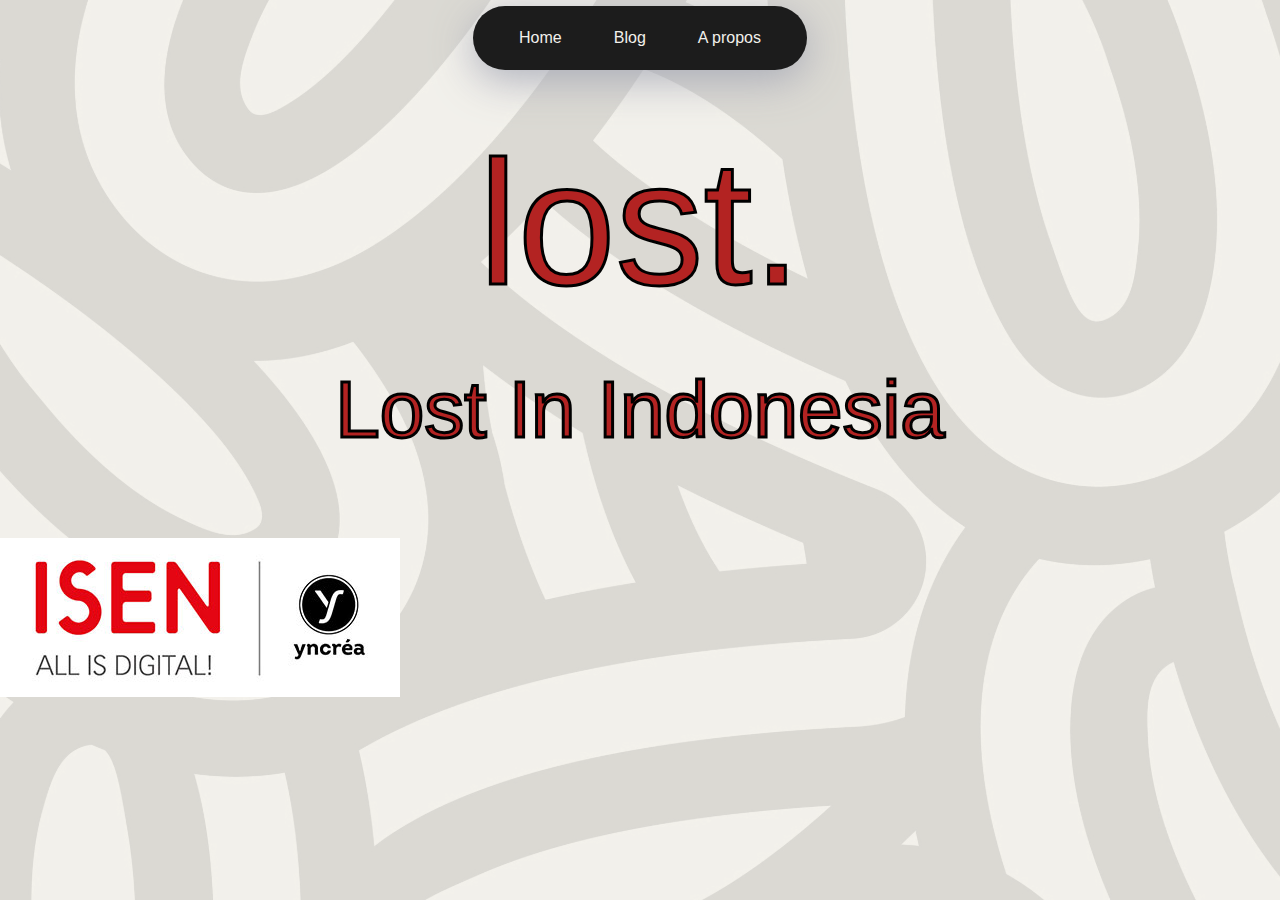
<file: index.html>
<!DOCTYPE html>
<html lang="en">
<head>
    <meta charset="UTF-8">
    <title>Title</title>

    <link rel="stylesheet" href="https://cdn.jsdelivr.net/npm/bootstrap@4.3.1/dist/css/bootstrap.min.css" integrity="sha384-ggOyR0iXCbMQv3Xipma34MD+dH/1fQ784/j6cY/iJTQUOhcWr7x9JvoRxT2MZw1T" crossorigin="anonymous">

    <link rel="stylesheet" href="CSS/nav.css"/>
    <link rel="stylesheet" href="CSS/index.css">

</head>
<body>
    <header style="margin-top: 0.5%">
        <nav>
            <a href="index.html" class="nav-item-css" style="text-decoration: none">Home</a>
            <a href="blog.html" class="nav-item-css" style="text-decoration: none">Blog</a>
            <a href="apropos.html" class="nav-item-css" style="text-decoration: none">A propos</a>
        </nav>
    </header>
    <div class="titre">
        <br><br>
        <h1> lost. </h1>
        <br>
        <h2> Lost In Indonesia </h2>
        <br><br><br>
        <img src="Images/site/yncrea.jpg">
    </div>
</body>
</html>
</file>
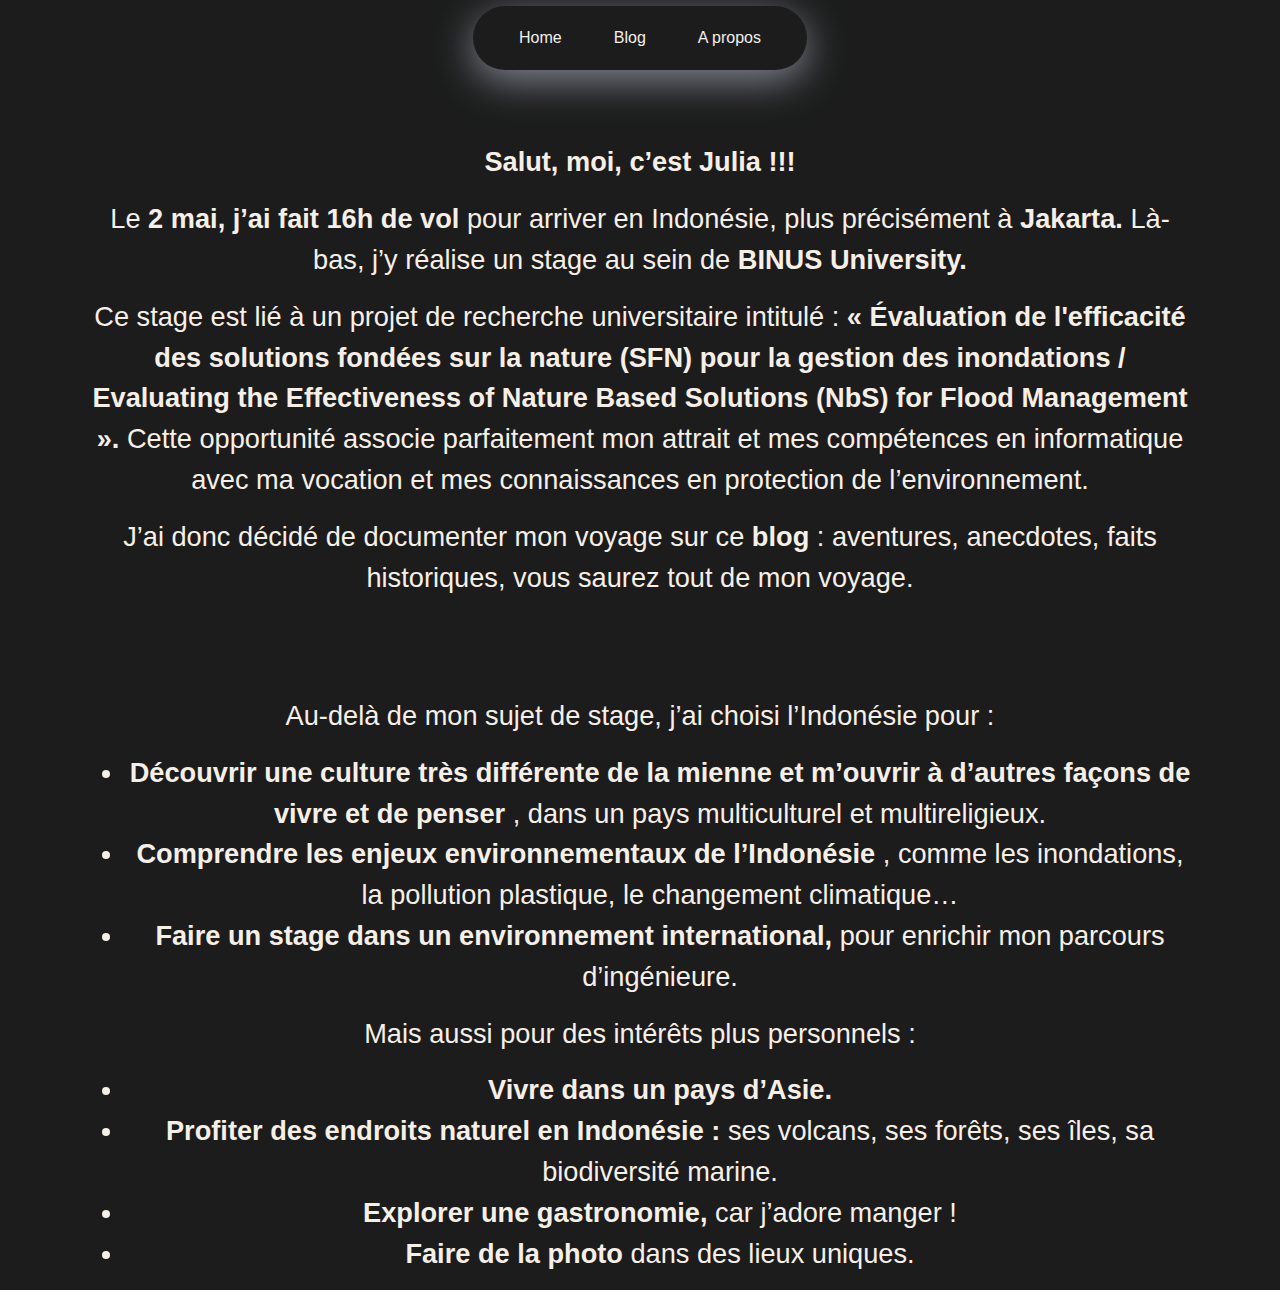
<file: apropos.html>
<!DOCTYPE html>
<html lang="en">
<head>
    <meta charset="UTF-8">
    <title>Title</title>

    <link rel="stylesheet" href="https://cdn.jsdelivr.net/npm/bootstrap@4.3.1/dist/css/bootstrap.min.css" integrity="sha384-ggOyR0iXCbMQv3Xipma34MD+dH/1fQ784/j6cY/iJTQUOhcWr7x9JvoRxT2MZw1T" crossorigin="anonymous">
    <link rel="stylesheet" href="CSS/nav.css">
    <link rel="stylesheet" href="CSS/apropos.css">

</head>
<body>
    <header style="margin-top: 0.5%">
        <nav>
            <a href="index.html" class="nav-item-css" style="text-decoration: none">Home</a>
            <a href="blog.html" class="nav-item-css" style="text-decoration: none">Blog</a>
            <a href="apropos.html" class="nav-item-css" style="text-decoration: none">A propos</a>
        </nav>
    </header>

    <br> <br> <br>

    <div class="container">
        <div class="text">
            <p>
                <strong> Salut, moi, c’est Julia !!! </strong>
            </p>
            <p>
                Le <strong> 2 mai, j’ai fait 16h de vol </strong> pour arriver en Indonésie, plus précisément à <strong> Jakarta. </strong>
                Là-bas, j’y réalise un stage au sein de <strong> BINUS University. </strong>
            </p>
            <p>
                Ce stage est lié à un projet de recherche universitaire intitulé :
                 <strong> « Évaluation de l'efficacité des solutions fondées sur la nature (SFN) pour la gestion des inondations
                     / Evaluating the Effectiveness of Nature Based Solutions (NbS) for Flood Management ». </strong>
                Cette opportunité associe parfaitement mon attrait et mes compétences en informatique
                avec ma vocation et mes connaissances en protection de l’environnement.
            </p>
            <p>
                J’ai donc décidé de documenter mon voyage sur ce <strong> blog </strong> :
                aventures, anecdotes, faits historiques, vous saurez tout de mon voyage.
            </p>


            <br> <br>


            <p>
                Au-delà de mon sujet de stage, j’ai choisi l’Indonésie pour :
            </p>
            <ul>
                <li>
                    <strong> Découvrir une culture très différente de la mienne et m’ouvrir à d’autres façons de vivre
                        et de penser </strong>, dans un pays multiculturel et multireligieux.
                </li>
                <li>
                    <strong> Comprendre les enjeux environnementaux de l’Indonésie </strong>, comme les inondations,
                    la pollution plastique, le changement climatique…
                </li>
                <li>
                    <strong> Faire un stage dans un environnement international, </strong>
                    pour enrichir mon parcours d’ingénieure.
                </li>
            </ul>
            <p>
                Mais aussi pour des intérêts plus personnels :
            </p>
            <ul>
                <li>
                    <strong> Vivre dans un pays d’Asie. </strong>
                </li>
                <li>
                    <strong> Profiter des endroits naturel en Indonésie : </strong>
                    ses volcans, ses forêts, ses îles, sa biodiversité marine.
                </li>
                <li>
                    <strong> Explorer une gastronomie, </strong> car j’adore manger !
                </li>
                <li>
                    <strong> Faire de la photo </strong> dans des lieux uniques.
                </li>
            </ul>

        </div>
    </div>

</body>
</html>
</file>
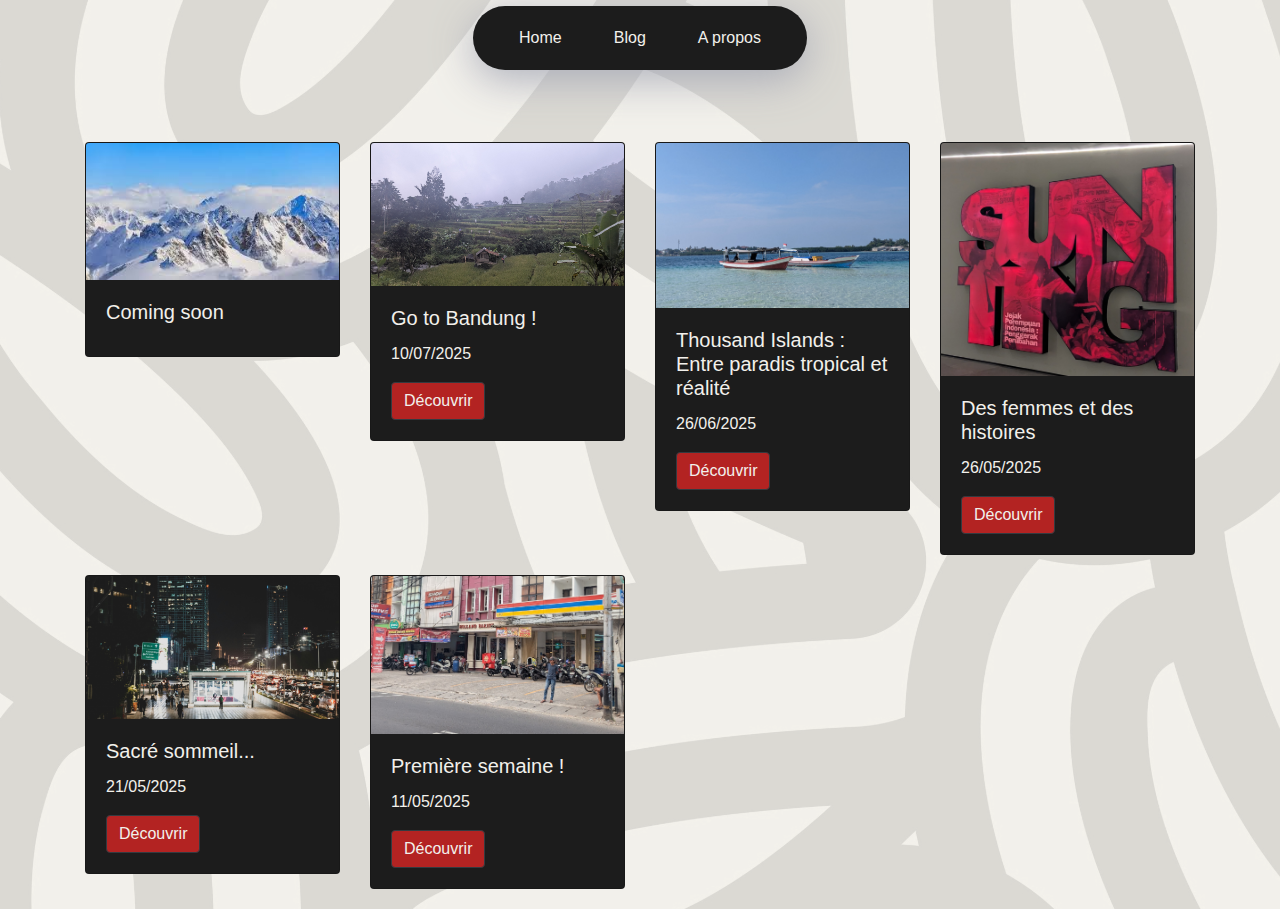
<file: blog.html>
<!DOCTYPE html>
<html lang="en">
<head>
    <meta charset="UTF-8">
    <title>Title</title>

    <link rel="stylesheet" href="https://cdn.jsdelivr.net/npm/bootstrap@4.3.1/dist/css/bootstrap.min.css" integrity="sha384-ggOyR0iXCbMQv3Xipma34MD+dH/1fQ784/j6cY/iJTQUOhcWr7x9JvoRxT2MZw1T" crossorigin="anonymous">
    <link rel="stylesheet" href="CSS/nav.css">
    <link rel="stylesheet" href="CSS/blog.css">

</head>
<body>
    <header style="margin-top: 0.5%">
        <nav>
            <a href="index.html" class="nav-item-css" style="text-decoration: none">Home</a>
            <a href="blog.html" class="nav-item-css" style="text-decoration: none">Blog</a>
            <a href="apropos.html" class="nav-item-css" style="text-decoration: none">A propos</a>
        </nav>
    </header>

    <br><br><br>

    <div class="container">
    <div class="row">

        <!-- Carte 0 -->
        <div class="col-md-6 col-lg-4 col-xl-3">
            <div class="card">
                <img class="card-img-top" src="Images/Couverture/img.png" alt="Image carte 2">
                <div class="card-body">
                    <h5 class="card-title">Coming soon</h5>
                </div>
            </div>
        </div>

        <!-- Carte 5 -->
        <div class="col-md-6 col-lg-4 col-xl-3">
            <div class="card">
                <img class="card-img-top" src="Images/Couverture/numero5.jpg" alt="Image carte 1">
                <div class="card-body">
                    <h5 class="card-title">Go to Bandung ! </h5>
                    <p class="card-text">10/07/2025</p>
                    <a href="Articles/numero5.html" class="btn btn-dark" style="background-color: #b32322; color: #f2f0eb">Découvrir</a>
                </div>
            </div>
        </div>

        <!-- Carte 4 -->
        <div class="col-md-6 col-lg-4 col-xl-3">
            <div class="card">
                <img class="card-img-top" src="Images/Couverture/numero4.jpg" alt="Image carte 1">
                <div class="card-body">
                    <h5 class="card-title">Thousand Islands : Entre paradis tropical et réalité</h5>
                    <p class="card-text">26/06/2025</p>
                    <a href="Articles/numero4.html" class="btn btn-dark" style="background-color: #b32322; color: #f2f0eb">Découvrir</a>
                </div>
            </div>
        </div>

        <!-- Carte 3 -->
        <div class="col-md-6 col-lg-4 col-xl-3">
            <div class="card">
                <img class="card-img-top" src="Images/Couverture/numero3.jpg" alt="Image carte 1">
                <div class="card-body">
                    <h5 class="card-title">Des femmes et des histoires</h5>
                    <p class="card-text">26/05/2025</p>
                    <a href="Articles/numero3.html" class="btn btn-dark" style="background-color: #b32322; color: #f2f0eb">Découvrir</a>
                </div>
            </div>
        </div>

        <!-- Carte 2 -->
        <div class="col-md-6 col-lg-4 col-xl-3">
            <div class="card">
                <img class="card-img-top" src="Images/Couverture/numero2.jpg" alt="Image carte 1">
                <div class="card-body">
                    <h5 class="card-title">Sacré sommeil...</h5>
                    <p class="card-text">21/05/2025</p>
                    <a href="Articles/numero2.html" class="btn btn-dark" style="background-color: #b32322; color: #f2f0eb">Découvrir</a>
                </div>
            </div>
        </div>

        <!-- Carte 1 -->
        <div class="col-md-6 col-lg-4 col-xl-3">
            <div class="card">
                <img class="card-img-top" src="Images/Couverture/numero1.jpg" alt="Image carte 1">
                <div class="card-body">
                    <h5 class="card-title">Première semaine !</h5>
                    <p class="card-text">11/05/2025</p>
                    <a href="Articles/numero1.html" class="btn btn-dark" style="background-color: #b32322; color: #f2f0eb">Découvrir</a>
                </div>
            </div>
        </div>


    </div>
    </div>
</body>
</html>
</file>
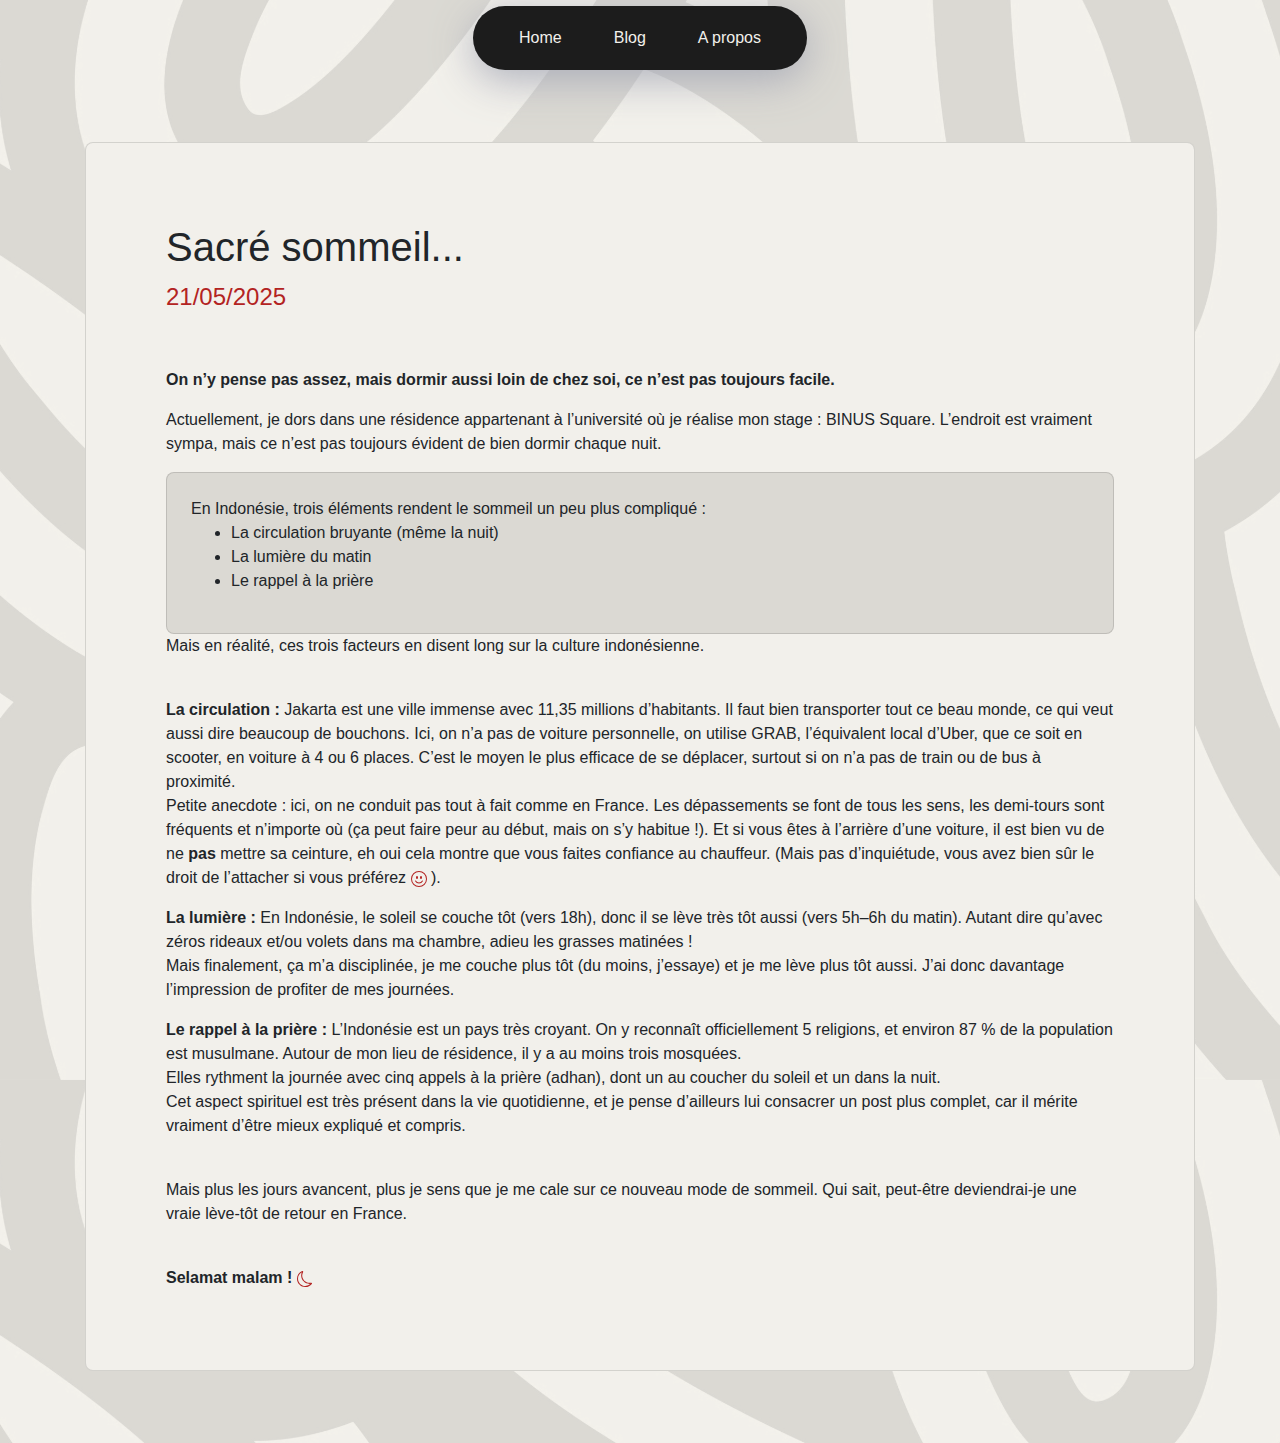
<file: Articles/numero2.html>
<!DOCTYPE html>
<html lang="en">
<head>
    <meta charset="UTF-8">
    <title>Title</title>

    <link rel="stylesheet" href="https://cdn.jsdelivr.net/npm/bootstrap@4.3.1/dist/css/bootstrap.min.css" integrity="sha384-ggOyR0iXCbMQv3Xipma34MD+dH/1fQ784/j6cY/iJTQUOhcWr7x9JvoRxT2MZw1T" crossorigin="anonymous">
    <script src="https://code.jquery.com/jquery-3.3.1.slim.min.js" integrity="sha384-q8i/X+965DzO0rT7abK41JStQIAqVgRVzpbzo5smXKp4YfRvH+8abtTE1Pi6jizo" crossorigin="anonymous"></script>
    <script src="https://cdn.jsdelivr.net/npm/popper.js@1.14.7/dist/umd/popper.min.js" integrity="sha384-UO2eT0CpHqdSJQ6hJty5KVphtPhzWj9WO1clHTMGa3JDZwrnQq4sF86dIHNDz0W1" crossorigin="anonymous"></script>
    <script src="https://cdn.jsdelivr.net/npm/bootstrap@4.3.1/dist/js/bootstrap.min.js" integrity="sha384-JjSmVgyd0p3pXB1rRibZUAYoIIy6OrQ6VrjIEaFf/nJGzIxFDsf4x0xIM+B07jRM" crossorigin="anonymous"></script>
    <link rel="stylesheet" href="../CSS/nav.css">
    <link rel="stylesheet" href="../CSS/Articles/numero2.css">



</head>
<body>
<header style="margin-top: 0.5%">
    <nav>
        <a href="../index.html" class="nav-item-css" style="text-decoration: none">Home</a>
        <a href="../blog.html" class="nav-item-css" style="text-decoration: none">Blog</a>
        <a href="../apropos.html" class="nav-item-css" style="text-decoration: none">A propos</a>
    </nav>
</header>

<br>
<br>
<br>

<div class="container">
    <div class="card principal">

        <h1 class="card-title"> Sacré sommeil... </h1>
        <h4 style="color: #b32322"> 21/05/2025 </h4>
        <br>
        <br>

        <p class="card-text">
            <strong>
                On n’y pense pas assez, mais dormir aussi loin de chez soi, ce n’est pas toujours facile.
            </strong>
        </p>

        <p class="card-text">
            Actuellement, je dors dans une résidence appartenant à l’université où je réalise mon stage :
            BINUS Square. L’endroit est vraiment sympa, mais ce n’est pas toujours évident de bien dormir chaque nuit.
        </p>

        <div class="card list">
            En Indonésie, trois éléments rendent le sommeil un peu plus compliqué :
            <ul>
                <li>
                    La circulation bruyante (même la nuit)
                </li>
                <li>
                    La lumière du matin
                </li>
                <li>
                    Le rappel à la prière
                </li>
            </ul>
        </div>

        <p class="card-text">
            Mais en réalité, ces trois facteurs en disent long sur la culture indonésienne.
        </p>

        <br>

        <p class="card-text">
            <strong> La circulation : </strong> Jakarta est une ville immense avec 11,35 millions d’habitants.
            Il faut bien transporter tout ce beau monde, ce qui veut aussi dire beaucoup de bouchons.
            Ici, on n’a pas de voiture personnelle, on utilise GRAB, l’équivalent local d’Uber, que ce soit en scooter,
            en voiture à 4 ou 6 places. C’est le moyen le plus efficace de se déplacer,
            surtout si on n’a pas de train ou de bus à proximité.
            <br>
            Petite anecdote : ici, on ne conduit pas tout à fait comme en France.
            Les dépassements se font de tous les sens, les demi-tours sont fréquents et n’importe où
            (ça peut faire peur au début, mais on s’y habitue !). Et si vous êtes à l’arrière d’une voiture,
            il est bien vu de ne <strong> pas </strong> mettre sa ceinture, eh oui cela montre que vous faites confiance au chauffeur.
            (Mais pas d’inquiétude, vous avez bien sûr le droit de l’attacher si vous préférez
            <svg xmlns="http://www.w3.org/2000/svg" width="16" height="16" fill="#b32322" class="bi bi-emoji-smile" viewBox="0 0 16 16">
                <path d="M8 15A7 7 0 1 1 8 1a7 7 0 0 1 0 14m0 1A8 8 0 1 0 8 0a8 8 0 0 0 0 16"/>
                <path d="M4.285 9.567a.5.5 0 0 1 .683.183A3.5 3.5 0 0 0 8 11.5a3.5 3.5 0 0 0 3.032-1.75.5.5 0 1 1 .866.5A4.5 4.5 0 0 1 8 12.5a4.5 4.5 0 0 1-3.898-2.25.5.5 0 0 1 .183-.683M7 6.5C7 7.328 6.552 8 6 8s-1-.672-1-1.5S5.448 5 6 5s1 .672 1 1.5m4 0c0 .828-.448 1.5-1 1.5s-1-.672-1-1.5S9.448 5 10 5s1 .672 1 1.5"/>
            </svg>
            ).
        </p>

        <p class="card-text">
            <strong> La lumière : </strong> En Indonésie, le soleil se couche tôt (vers 18h),
            donc il se lève très tôt aussi (vers 5h–6h du matin). Autant dire
            qu’avec zéros rideaux et/ou volets dans ma chambre, adieu les grasses matinées !
            <br>
            Mais finalement, ça m’a disciplinée, je me couche plus tôt (du moins, j’essaye)
            et je me lève plus tôt aussi. J’ai donc davantage l’impression de profiter de mes journées.
        </p>

        <p class="card-text">
            <strong> Le rappel à la prière : </strong> L’Indonésie est un pays très croyant.
            On y reconnaît officiellement 5 religions, et environ 87 % de la population est musulmane.
            Autour de mon lieu de résidence, il y a au moins trois mosquées.
            <br>
            Elles rythment la journée avec cinq appels à la prière (adhan), dont un au coucher du soleil et un dans la nuit.
            <br>
            Cet aspect spirituel est très présent dans la vie quotidienne,
            et je pense d’ailleurs lui consacrer un post plus complet, car il mérite vraiment d’être mieux expliqué et compris.
        </p>

        <br>

        <p class="card-text">
            Mais plus les jours avancent, plus je sens que je me cale sur ce nouveau mode de sommeil.
            Qui sait, peut-être deviendrai-je une vraie lève-tôt de retour en France.
        </p>

        <br>

        <p class="card-text">
            <strong>Selamat malam !</strong>
            <svg xmlns="http://www.w3.org/2000/svg" width="16" height="16" fill="#b32322" class="bi bi-moon" viewBox="0 0 16 16">
                <path d="M6 .278a.77.77 0 0 1 .08.858 7.2 7.2 0 0 0-.878 3.46c0 4.021 3.278 7.277 7.318 7.277q.792-.001 1.533-.16a.79.79 0 0 1 .81.316.73.73 0 0 1-.031.893A8.35 8.35 0 0 1 8.344 16C3.734 16 0 12.286 0 7.71 0 4.266 2.114 1.312 5.124.06A.75.75 0 0 1 6 .278M4.858 1.311A7.27 7.27 0 0 0 1.025 7.71c0 4.02 3.279 7.276 7.319 7.276a7.32 7.32 0 0 0 5.205-2.162q-.506.063-1.029.063c-4.61 0-8.343-3.714-8.343-8.29 0-1.167.242-2.278.681-3.286"/>
            </svg>
        </p>


    </div>
</div>

<br>
<br>
<br>

</body>
</html>
</file>
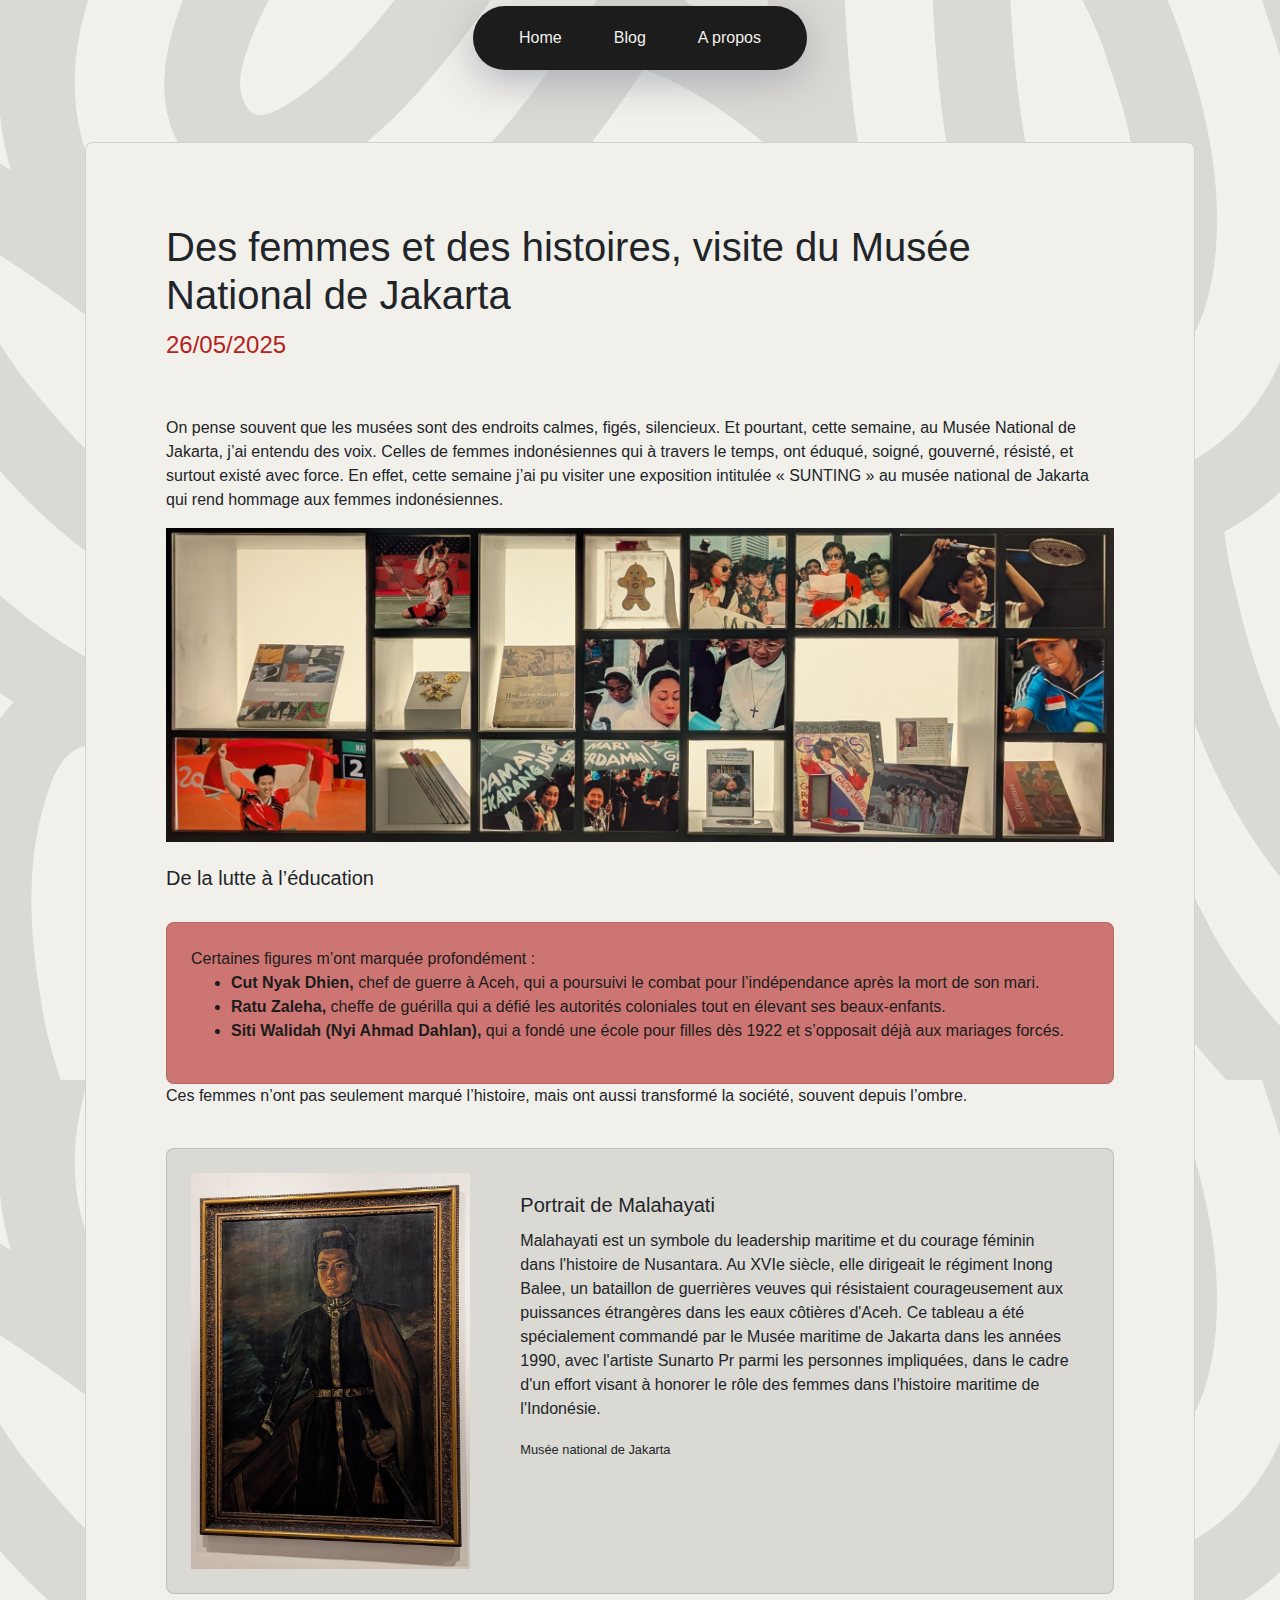
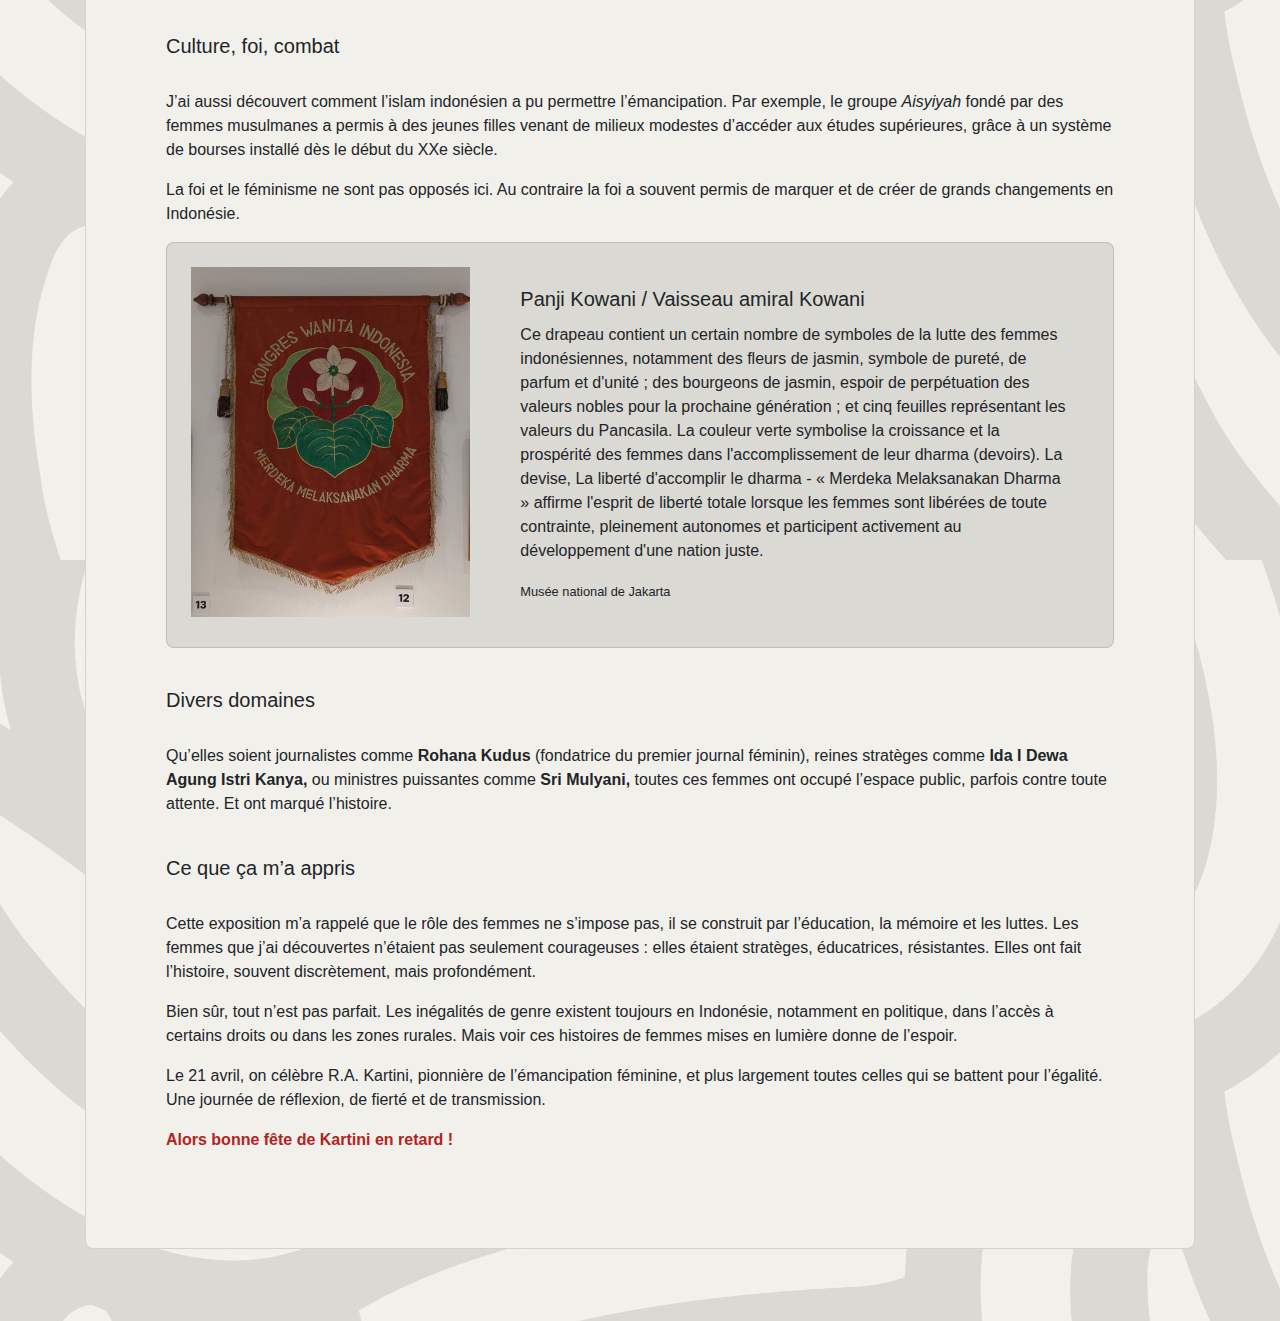
<file: Articles/numero3.html>
<!DOCTYPE html>
<html lang="en">
<head>
    <meta charset="UTF-8">
    <title>Title</title>

    <link rel="stylesheet" href="https://cdn.jsdelivr.net/npm/bootstrap@4.3.1/dist/css/bootstrap.min.css" integrity="sha384-ggOyR0iXCbMQv3Xipma34MD+dH/1fQ784/j6cY/iJTQUOhcWr7x9JvoRxT2MZw1T" crossorigin="anonymous">
    <script src="https://code.jquery.com/jquery-3.3.1.slim.min.js" integrity="sha384-q8i/X+965DzO0rT7abK41JStQIAqVgRVzpbzo5smXKp4YfRvH+8abtTE1Pi6jizo" crossorigin="anonymous"></script>
    <script src="https://cdn.jsdelivr.net/npm/popper.js@1.14.7/dist/umd/popper.min.js" integrity="sha384-UO2eT0CpHqdSJQ6hJty5KVphtPhzWj9WO1clHTMGa3JDZwrnQq4sF86dIHNDz0W1" crossorigin="anonymous"></script>
    <script src="https://cdn.jsdelivr.net/npm/bootstrap@4.3.1/dist/js/bootstrap.min.js" integrity="sha384-JjSmVgyd0p3pXB1rRibZUAYoIIy6OrQ6VrjIEaFf/nJGzIxFDsf4x0xIM+B07jRM" crossorigin="anonymous"></script>
    <link rel="stylesheet" href="../CSS/nav.css">
    <link rel="stylesheet" href="../CSS/Articles/numero3.css">



</head>
<body>
<header style="margin-top: 0.5%">
    <nav>
        <a href="../index.html" class="nav-item-css" style="text-decoration: none">Home</a>
        <a href="../blog.html" class="nav-item-css" style="text-decoration: none">Blog</a>
        <a href="../apropos.html" class="nav-item-css" style="text-decoration: none">A propos</a>
    </nav>
</header>

<br>
<br>
<br>

<div class="container">
    <div class="card principal">

        <h1 class="card-title"> Des femmes et des histoires, visite du Musée National de Jakarta </h1>
        <h4 style="color: #b32322"> 26/05/2025 </h4>
        <br>
        <br>

        <p>
            On pense souvent que les musées sont des endroits calmes, figés, silencieux.
            Et pourtant, cette semaine, au Musée National de Jakarta, j’ai entendu des voix.
            Celles de femmes indonésiennes qui à travers le temps, ont éduqué, soigné, gouverné, résisté,
            et surtout existé avec force.
            En effet, cette semaine j’ai pu visiter une exposition intitulée « SUNTING » au musée national de Jakarta
            qui rend hommage aux femmes indonésiennes.
        </p>
        
        <img src="../Images/Articles/numero3/banderole.jpg">

        <br>
        <h5>De la lutte à l’éducation</h5>
        <br>

        <div class="card list">
            Certaines figures m’ont marquée profondément :
            <ul>
                <li>
                    <strong>Cut Nyak Dhien,</strong>
                    chef de guerre à Aceh, qui a poursuivi le combat pour l’indépendance après la mort de son mari.
                </li>
                <li>
                    <strong>Ratu Zaleha,</strong>
                    cheffe de guérilla qui a défié les autorités coloniales tout en élevant ses beaux-enfants.
                </li>
                <li>
                    <strong>Siti Walidah (Nyi Ahmad Dahlan),</strong>
                    qui a fondé une école pour filles dès 1922 et s’opposait déjà aux mariages forcés.
                </li>
            </ul>
        </div>
        <p>
            Ces femmes n’ont pas seulement marqué l’histoire, mais ont aussi transformé la société, souvent depuis l’ombre.
        </p>
        <br>

        <div class="card mb-3 souscarte">
            <div class="row g-0">
                <div class="col-md-4">
                    <img src="../Images/Articles/numero3/pirate.jpg" class="img-fluid rounded-start" alt="...">
                </div>
                <div class="col-md-8">
                    <div class="card-body">
                        <h5 class="card-title">Portrait de Malahayati</h5>
                        <p class="card-text">
                            Malahayati est un symbole du leadership maritime et du courage féminin dans l'histoire de Nusantara.
                            Au XVIe siècle, elle dirigeait le régiment Inong Balee, un bataillon de guerrières veuves
                            qui résistaient courageusement aux puissances étrangères dans les eaux côtières d'Aceh.
                            Ce tableau a été spécialement commandé par le Musée maritime de Jakarta dans les années 1990,
                            avec l'artiste Sunarto Pr parmi les personnes impliquées, dans le cadre d'un effort visant
                            à honorer le rôle des femmes dans l'histoire maritime de l'Indonésie.
                        </p>
                        <p class="card-text"><small class="text-body-secondary">Musée national de Jakarta</small></p>
                    </div>
                </div>
            </div>
        </div>

        <br>
        <h5>Culture, foi, combat</h5>
        <br>

        <p>
            J’ai aussi découvert comment l’islam indonésien a pu permettre l’émancipation.
            Par exemple, le groupe <em>Aisyiyah</em> fondé par des femmes musulmanes a permis à des jeunes filles
            venant de milieux modestes d’accéder aux études supérieures, grâce à un système de bourses installé
            dès le début du XXe siècle.
        </p>
        <p>
            La foi et le féminisme ne sont pas opposés ici. Au contraire la foi a souvent permis de marquer
            et de créer de grands changements en Indonésie.
        </p>

        <div class="card mb-3 souscarte">
            <div class="row g-0">
                <div class="col-md-4">
                    <img src="../Images/Articles/numero3/drapeau.jpg" class="img-fluid rounded-start" alt="...">
                </div>
                <div class="col-md-8">
                    <div class="card-body">
                        <h5 class="card-title">Panji Kowani / Vaisseau amiral Kowani</h5>
                        <p class="card-text">
                            Ce drapeau contient un certain nombre de symboles de la lutte des femmes indonésiennes,
                            notamment des fleurs de jasmin, symbole de pureté, de parfum et d'unité ; des bourgeons de jasmin,
                            espoir de perpétuation des valeurs nobles pour la prochaine génération ; et cinq feuilles représentant
                            les valeurs du Pancasila. La couleur verte symbolise la croissance et la prospérité des femmes
                            dans l'accomplissement de leur dharma (devoirs). La devise, La liberté d'accomplir le dharma
                            - « Merdeka Melaksanakan Dharma » affirme l'esprit de liberté totale lorsque les femmes sont libérées
                            de toute contrainte, pleinement autonomes et participent activement au développement d'une nation juste.
                        </p>
                        <p class="card-text"><small class="text-body-secondary">Musée national de Jakarta</small></p>
                    </div>
                </div>
            </div>
        </div>

        <br>
        <h5>Divers domaines</h5>
        <br>

        <p>
            Qu’elles soient journalistes comme <strong>Rohana Kudus</strong> (fondatrice du premier journal féminin),
            reines stratèges comme <strong>Ida I Dewa Agung Istri Kanya,</strong> ou ministres puissantes comme
            <strong>Sri Mulyani,</strong> toutes ces femmes ont occupé l’espace public, parfois contre toute attente.
            Et ont marqué l’histoire.
        </p>

        <br>
        <h5>Ce que ça m’a appris</h5>
        <br>

        <p>
            Cette exposition m’a rappelé que le rôle des femmes ne s’impose pas, il se construit par l’éducation,
            la mémoire et les luttes.
            Les femmes que j’ai découvertes n’étaient pas seulement courageuses : elles étaient stratèges, éducatrices,
            résistantes.
            Elles ont fait l’histoire, souvent discrètement, mais profondément.
        </p>

        <p>
            Bien sûr, tout n’est pas parfait. Les inégalités de genre existent toujours en Indonésie,
            notamment en politique, dans l’accès à certains droits ou dans les zones rurales.
            Mais voir ces histoires de femmes mises en lumière donne de l’espoir.
        </p>

        <p>
            Le 21 avril, on célèbre R.A. Kartini, pionnière de l’émancipation féminine,
            et plus largement toutes celles qui se battent pour l’égalité. Une journée de réflexion,
            de fierté et de transmission.
        </p>

        <p style="color: #b32322">
            <strong>Alors bonne fête de Kartini en retard !</strong>
        </p>

    </div>
</div>

<br>
<br>
<br>

</body>
</html>
</file>
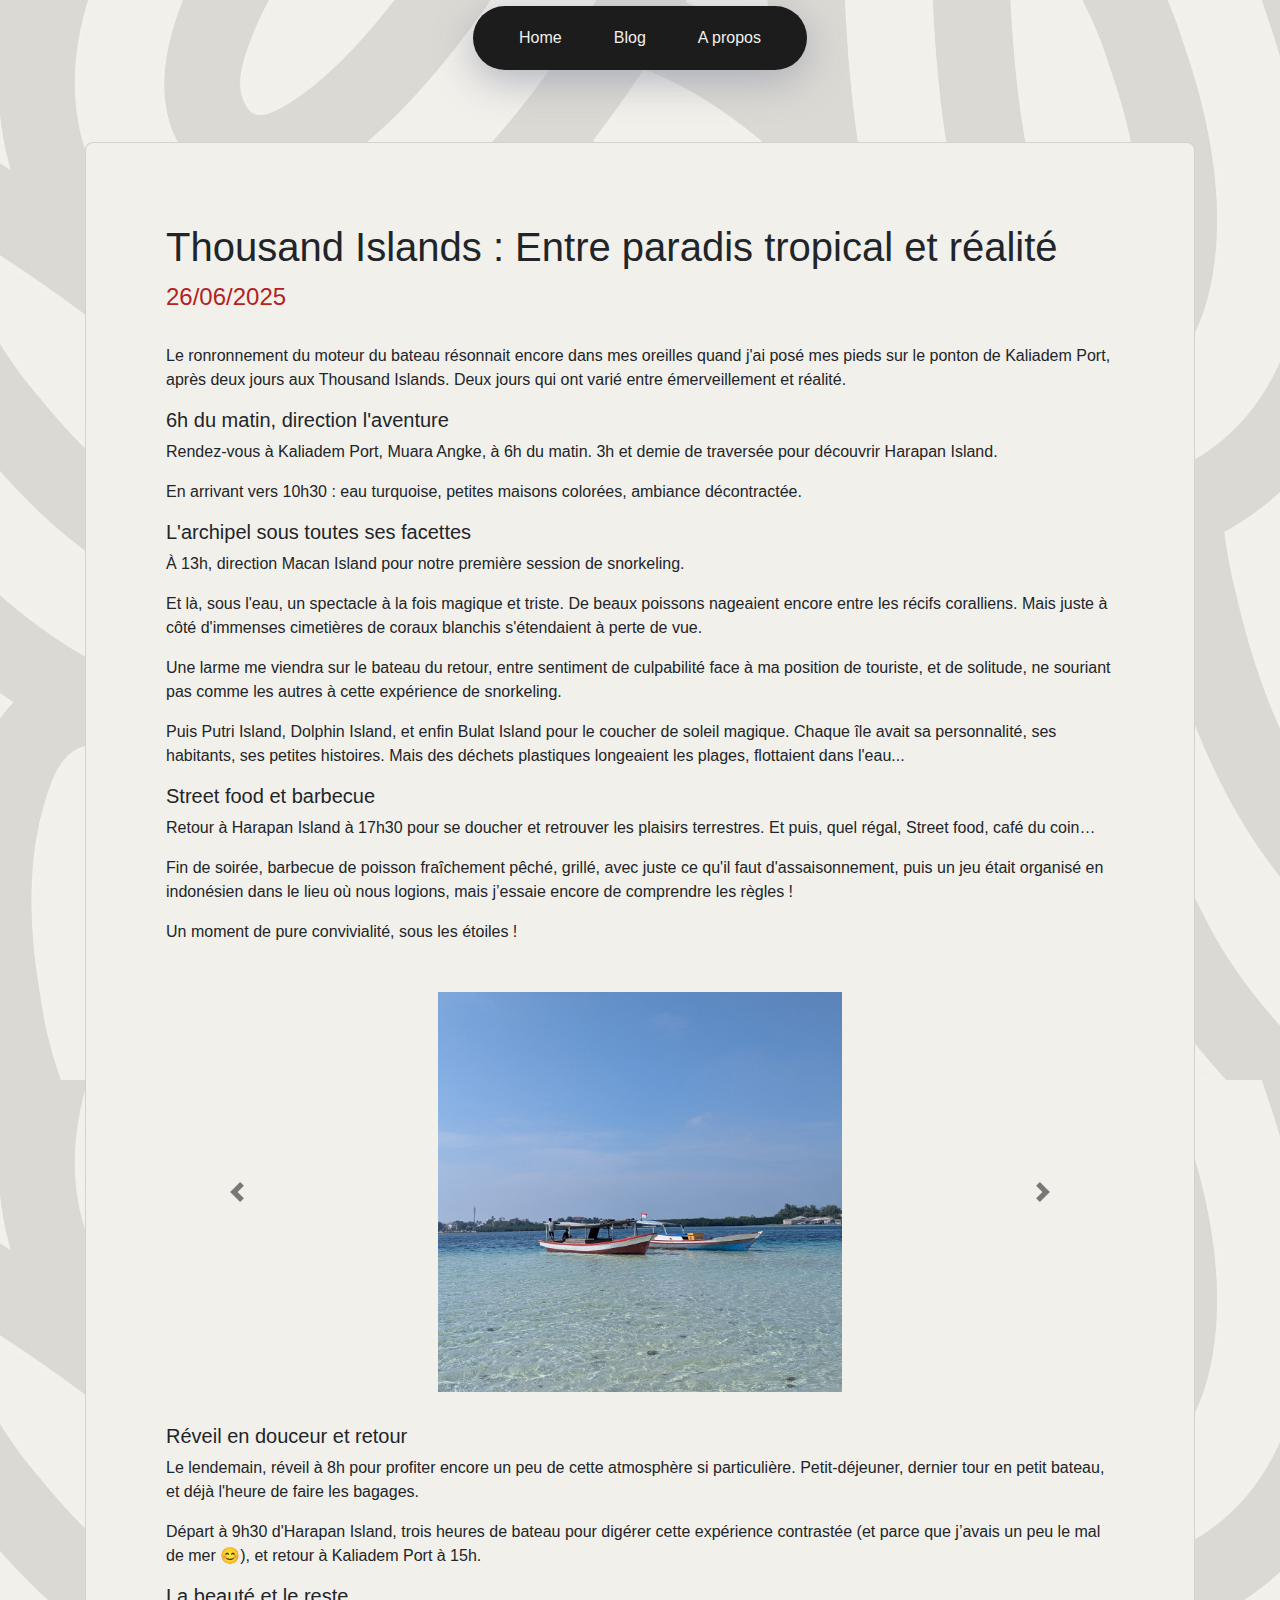
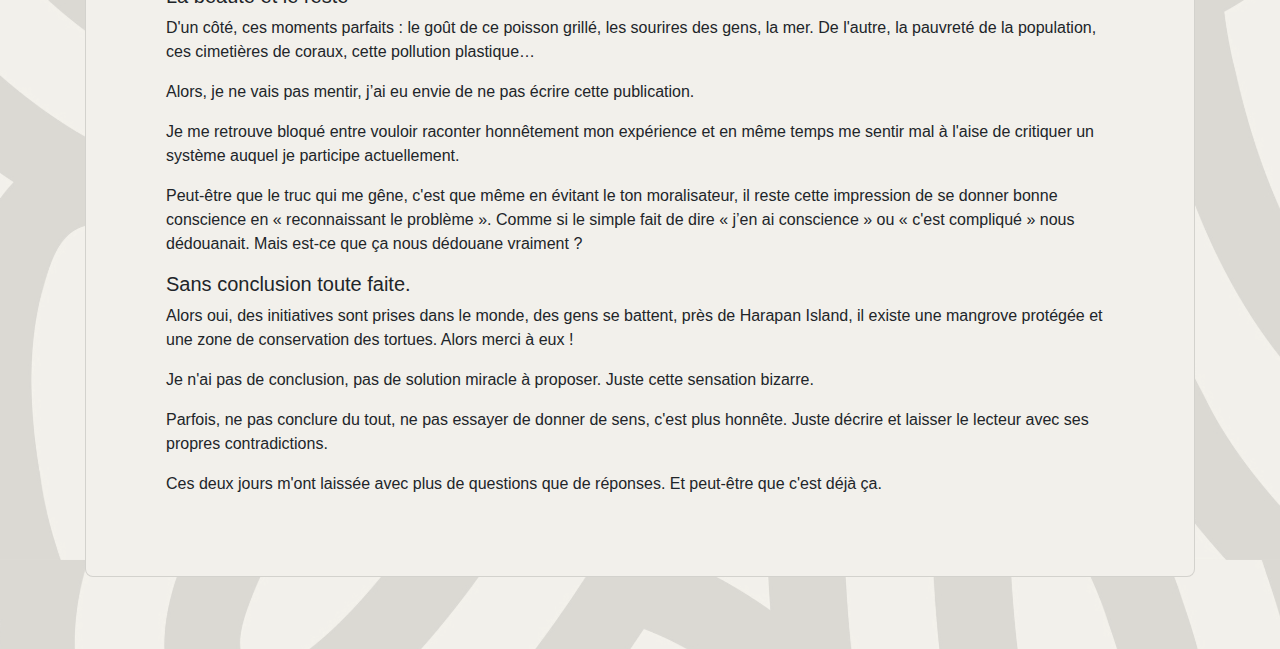
<file: Articles/numero4.html>
<!DOCTYPE html>
<html lang="en">
<head>
  <meta charset="UTF-8">
  <title>Title</title>

  <link rel="stylesheet" href="https://cdn.jsdelivr.net/npm/bootstrap@4.3.1/dist/css/bootstrap.min.css" integrity="sha384-ggOyR0iXCbMQv3Xipma34MD+dH/1fQ784/j6cY/iJTQUOhcWr7x9JvoRxT2MZw1T" crossorigin="anonymous">
  <script src="https://code.jquery.com/jquery-3.3.1.slim.min.js" integrity="sha384-q8i/X+965DzO0rT7abK41JStQIAqVgRVzpbzo5smXKp4YfRvH+8abtTE1Pi6jizo" crossorigin="anonymous"></script>
  <script src="https://cdn.jsdelivr.net/npm/popper.js@1.14.7/dist/umd/popper.min.js" integrity="sha384-UO2eT0CpHqdSJQ6hJty5KVphtPhzWj9WO1clHTMGa3JDZwrnQq4sF86dIHNDz0W1" crossorigin="anonymous"></script>
  <script src="https://cdn.jsdelivr.net/npm/bootstrap@4.3.1/dist/js/bootstrap.min.js" integrity="sha384-JjSmVgyd0p3pXB1rRibZUAYoIIy6OrQ6VrjIEaFf/nJGzIxFDsf4x0xIM+B07jRM" crossorigin="anonymous"></script>
  <link rel="stylesheet" href="../CSS/nav.css">
  <link rel="stylesheet" href="../CSS/Articles/numero4.css">


</head>
<body>
<header style="margin-top: 0.5%">
  <nav>
    <a href="../index.html" class="nav-item-css" style="text-decoration: none">Home</a>
    <a href="../blog.html" class="nav-item-css" style="text-decoration: none">Blog</a>
    <a href="../apropos.html" class="nav-item-css" style="text-decoration: none">A propos</a>
  </nav>
</header>

<br>
<br>
<br>

<div class="container">
  <div class="card">

    <h1 class="card-title"> Thousand Islands : Entre paradis tropical et réalité </h1>
    <h4 style="color: #b32322"> 26/06/2025 </h4>
    <br>
    <p class="card-text">
      Le ronronnement du moteur du bateau résonnait encore dans mes oreilles quand j'ai posé mes pieds sur le ponton
      de Kaliadem Port, après deux jours aux Thousand Islands. Deux jours qui ont varié entre émerveillement et réalité.
    </p>

    <h5>
      6h du matin, direction l'aventure
    </h5>
    <p class="card-text">
      Rendez-vous à Kaliadem Port, Muara Angke, à 6h du matin. 3h et demie de traversée pour découvrir Harapan Island.
    </p>
    <p class="card-text">
      En arrivant vers 10h30 : eau turquoise, petites maisons colorées, ambiance décontractée.
    </p>

    <h5>
      L'archipel sous toutes ses facettes
    </h5>
    <p class="card-text">
      À 13h, direction Macan Island pour notre première session de snorkeling.
    </p>
    <p class="card-text">
      Et là, sous l'eau, un spectacle à la fois magique et triste. De beaux poissons nageaient encore entre
      les récifs coralliens. Mais juste à côté d'immenses cimetières de coraux blanchis s'étendaient à perte de vue.
    </p>
    <p class="card-text">
      Une larme me viendra sur le bateau du retour, entre sentiment de culpabilité face à ma position de touriste,
      et de solitude, ne souriant pas comme les autres à cette expérience de snorkeling.
    </p>
    <p class="card-text">
      Puis Putri Island, Dolphin Island, et enfin Bulat Island pour le coucher de soleil magique.
      Chaque île avait sa personnalité, ses habitants, ses petites histoires.
      Mais des déchets plastiques longeaient les plages, flottaient dans l'eau...
    </p>

    <h5>
      Street food et barbecue
    </h5>
    <p class="card-text">
      Retour à Harapan Island à 17h30 pour se doucher et retrouver les plaisirs terrestres. Et puis, quel régal,
      Street food, café du coin…
    </p>
    <p class="card-text">
      Fin de soirée, barbecue de poisson fraîchement pêché, grillé, avec juste ce qu'il faut d'assaisonnement,
      puis un jeu était organisé en indonésien dans le lieu où nous logions, mais j’essaie encore de comprendre les règles !
    </p>
    <p class="card-text">
      Un moment de pure convivialité, sous les étoiles !
    </p>

    <div id="carouselExampleIndicators" class="carousel slide" data-ride="carousel">
      <div class="carousel-inner">
        <div class="carousel-item active">
          <img class="d-block w-100" src="../Images/Articles/numero4/bateau.jpg" alt="First slide">
        </div>
        <div class="carousel-item">
          <img class="d-block w-100" src="../Images/Articles/numero4/eau.jpg" alt="Second slide">
        </div>
        <div class="carousel-item">
          <img class="d-block w-100" src="../Images/Articles/numero4/nico.MP.jpg" alt="Third slide">
        </div>
        <div class="carousel-item">
          <img class="d-block w-100" src="../Images/Articles/numero4/streetfood.jpg" alt="Third slide">
        </div>
        <div class="carousel-item">
          <img class="d-block w-100" src="../Images/Articles/numero4/turtle.jpg" alt="Third slide">
        </div>
        <div class="carousel-item">
          <img class="d-block w-100" src="../Images/Articles/numero4/soleil.MP.jpg" alt="Third slide">
        </div>
        <div class="carousel-item">
          <img class="d-block w-100" src="../Images/Articles/numero4/sable.jpg" alt="Third slide">
        </div>
      </div>
      <a class="carousel-control-prev" href="#carouselExampleIndicators" role="button" data-slide="prev">
        <span class="carousel-control-prev-icon" aria-hidden="true"></span>
        <span class="sr-only">Previous</span>
      </a>
      <a class="carousel-control-next" href="#carouselExampleIndicators" role="button" data-slide="next">
        <span class="carousel-control-next-icon" aria-hidden="true"></span>
        <span class="sr-only">Next</span>
      </a>
    </div>

    <h5>
      Réveil en douceur et retour
    </h5>
    <p class="card-text">
      Le lendemain, réveil à 8h pour profiter encore un peu de cette atmosphère si particulière. Petit-déjeuner,
      dernier tour en petit bateau, et déjà l'heure de faire les bagages.
    </p>
    <p class="card-text">
      Départ à 9h30 d'Harapan Island, trois heures de bateau pour digérer cette expérience contrastée
      (et parce que j’avais un peu le mal de mer 😊), et retour à Kaliadem Port à 15h.
    </p>

    <h5>
      La beauté et le reste
    </h5>
    <p class="card-text">
      D'un côté, ces moments parfaits : le goût de ce poisson grillé, les sourires des gens, la mer. De l'autre,
      la pauvreté de la population, ces cimetières de coraux, cette pollution plastique…
    </p>
    <p class="card-text">
      Alors, je ne vais pas mentir, j’ai eu envie de ne pas écrire cette publication.
    </p>
    <p class="card-text">
      Je me retrouve bloqué entre vouloir raconter honnêtement mon expérience et en même temps me sentir mal à l'aise
      de critiquer un système auquel je participe actuellement.
    </p>
    <p class="card-text">
      Peut-être que le truc qui me gêne, c'est que même en évitant le ton moralisateur, il reste cette impression de
      se donner bonne conscience en « reconnaissant le problème ». Comme si le simple fait de dire « j’en ai conscience »
      ou « c'est compliqué » nous dédouanait. Mais est-ce que ça nous dédouane vraiment ?
    </p>

    <h5>
      Sans conclusion toute faite.
    </h5>
    <p class="card-text">
      Alors oui, des initiatives sont prises dans le monde, des gens se battent, près de Harapan Island,
      il existe une mangrove protégée et une zone de conservation des tortues. Alors merci à eux !
    </p>
    <p class="card-text">
      Je n'ai pas de conclusion, pas de solution miracle à proposer. Juste cette sensation bizarre.
    </p>
    <p class="card-text">
      Parfois, ne pas conclure du tout, ne pas essayer de donner de sens, c'est plus honnête. Juste décrire
      et laisser le lecteur avec ses propres contradictions.
    </p>
    <p class="card-text">
      Ces deux jours m'ont laissée avec plus de questions que de réponses. Et peut-être que c'est déjà ça.
    </p>


  </div>
</div>

<br>
<br>
<br>

</body>
</html>
</file>
<file: CSS/nav.css>
/*
Copie de https://believemy.com/r/creer-une-barre-de-navigation-avec-un-indicateur-anime
 */


/* On fait en sorte que chaque élément contienne sa marge interne avec box-sizing et on retire les traits qui sont par défaut sur les liens */
* {
    box-sizing: border-box;
    text-decoration: none;
}

header {
    display: flex; /* Utiliser flexbox pour le conteneur */
    justify-content: center; /* Centrer horizontalement */
}

/* On modernise notre balise de navigation avec une petite ombre. On mets tous les éléments du menu les uns bien à côté des autres avec flexbox (display: flex) */
nav {
    background-color: rgb(28, 28, 28);
    padding: 0 20px;
    border-radius: 40px;
    box-shadow: 0 10px 40px rgba(159, 162, 177, .8);
    display: inline-flex; /* Permet à la nav de s'ajuster à la taille de son contenu */
    overflow: hidden;
    overflow-x: auto;
    position: relative;
}

/* On stylise chaque élément */
.nav-item-css {
    color: #f2f0eb;
    font-family: arial, sans-serif;
    padding: 20px;
    margin: 0 6px;
    position: relative;
}

/* Ici on met juste un petit élément avant chaque élément pour le rendre plus beau visuellement */
.nav-item-css:before {
    content: "";
    position: absolute;
    bottom: -6px;
    background-color: #f2f0eb;
    height: 5px;
    width: 100%;
    border-radius: 8px 8px 0 0;
    left: 0;
    transition: .3s;
}

/* Avec les dernières nouveautés de CSS, on peut changer les propriétés des éléments selon des conditions avec not */
.nav-item-css:not(.is-active):hover:before {
    bottom: 0;
}
.nav-item-css:not(.is-active):hover {
    color: #b32322;
}

/* Stylisons notre indicateur */
.nav-indicator {
    position: absolute;
    left: 0;
    bottom: 0;
    height: 5px;
    transition: .4s;
    border-radius: 8px 8px 0 0;
}
</file>
<file: CSS/index.css>
body {
    /*background-color: rgb(28, 28, 28);*/
    background-image: url("../Images/site/background.png");
}

h1 {
    color: #b32322;
    text-align: center;
    font-size: 11rem;
    -webkit-text-fill-color: #b32322; /* Will override color (regardless of order) */
    -webkit-text-stroke: 3px black;
}

h2 {
    color: #b32322;
    text-align: center;
    font-size: 5rem;
    -webkit-text-fill-color: #b32322; /* Will override color (regardless of order) */
    -webkit-text-stroke: 3px black;
}
</file>
<file: CSS/apropos.css>
body {
    background-color: rgb(28, 28, 28);
}


.text {
    color: rgb(246, 239, 231);
    text-align: center;
    font-size: 1.7rem
}
</file>
<file: CSS/blog.css>
.card {
    margin-bottom: 20px;
    background-color: rgb(28, 28, 28);
    color: #f2f0eb
;
}
h2 {
    margin: 30px 0 20px;
}

body {
    background-image: url("../Images/site/background.png");
    /*background-color : #f1ede1;*/
}
</file>
<file: CSS/Articles/numero2.css>
body {
    background-image: url("../../Images/site/background.png");
}


/* Copier du Numero 1 */

.article-header {
    background-color: #f2f0eb;
    padding: 2rem 0;
    margin-bottom: 2rem;
}
.article-content {
    font-size: 1.1rem;
    line-height: 1.8;
}
.carousel {
    margin: 2rem 0;
}
.carousel-item img {
    max-height: 30rem;
    object-fit: cover;
}
.article-footer {
    margin-top: 3rem;
    padding-top: 1rem;
    border-top: 1px solid #f2f0eb;
}


.principal {
    padding: 5rem;
    background-color: #f2f0eb;
    border-radius: 8px;
}

.list{
    padding: 1.5rem;
    background-color: #dbd9d3;
    border-radius: 8px;
}
</file>
<file: CSS/Articles/numero3.css>
body {
    background-image: url("../../Images/site/background.png");
}


/* Copier du Numero 1 */

.article-header {
    background-color: #f2f0eb;
    padding: 2rem 0;
    margin-bottom: 2rem;
}
.article-content {
    font-size: 1.1rem;
    line-height: 1.8;
}


.article-footer {
    margin-top: 3rem;
    padding-top: 1rem;
    border-top: 1px solid #f2f0eb;
}


.principal {
    padding: 5rem;
    background-color: #f2f0eb;
    border-radius: 8px;
}

.souscarte{
    padding: 1.5rem;
    background-color: #dbd9d3;
    border-radius: 8px;
}

.list{
    padding: 1.5rem;
    background-color: rgba(179, 35, 34, 0.6);
    border-radius: 8px;
    color: rgb(28, 28, 28);
}
</file>
<file: CSS/Articles/numero4.css>
body {
    background-image: url('../../Images/site/background.png');
}


.article-header {
    background-color: #f2f0eb;
    padding: 2rem 0;
    margin-bottom: 2rem;
}
.article-content {
    font-size: 1.1rem;
    line-height: 1.8;
}
.carousel {
    margin: 2rem 0;
}
.carousel-item img {
    max-height: 30rem;
    object-fit: cover;
}
.article-footer {
    margin-top: 3rem;
    padding-top: 1rem;
    border-top: 1px solid #f2f0eb;
}


.card {
    padding: 5rem;
}



.carousel-control-next,
.carousel-control-prev /*, .carousel-indicators */ {
    filter: invert(100%);
}


/* ajouter un bord blanc */



/* Style pour la carte de l'article */
.card {
    background-color: #f2f0eb;
    border-radius: 8px;
}


/* Solution pour les images du carrousel */
.carousel-item {
    height: 400px; /* Hauteur fixe pour tous les slides */
    background-color: #f2f0eb; /* Couleur de fond blanc */
    text-align: center; /* Centre l'image horizontalement */
}

.carousel-item img {
    height: 100%; /* Hauteur à 100% du conteneur */
    width: auto; /* Largeur automatique pour conserver les proportions */
    max-width: 100%; /* Assure que l'image ne dépasse pas la largeur du conteneur */
    object-fit: contain; /* Garde les proportions sans couper l'image */
    margin: 0 auto; /* Centre l'image si elle est plus petite que le conteneur */
}
</file>
